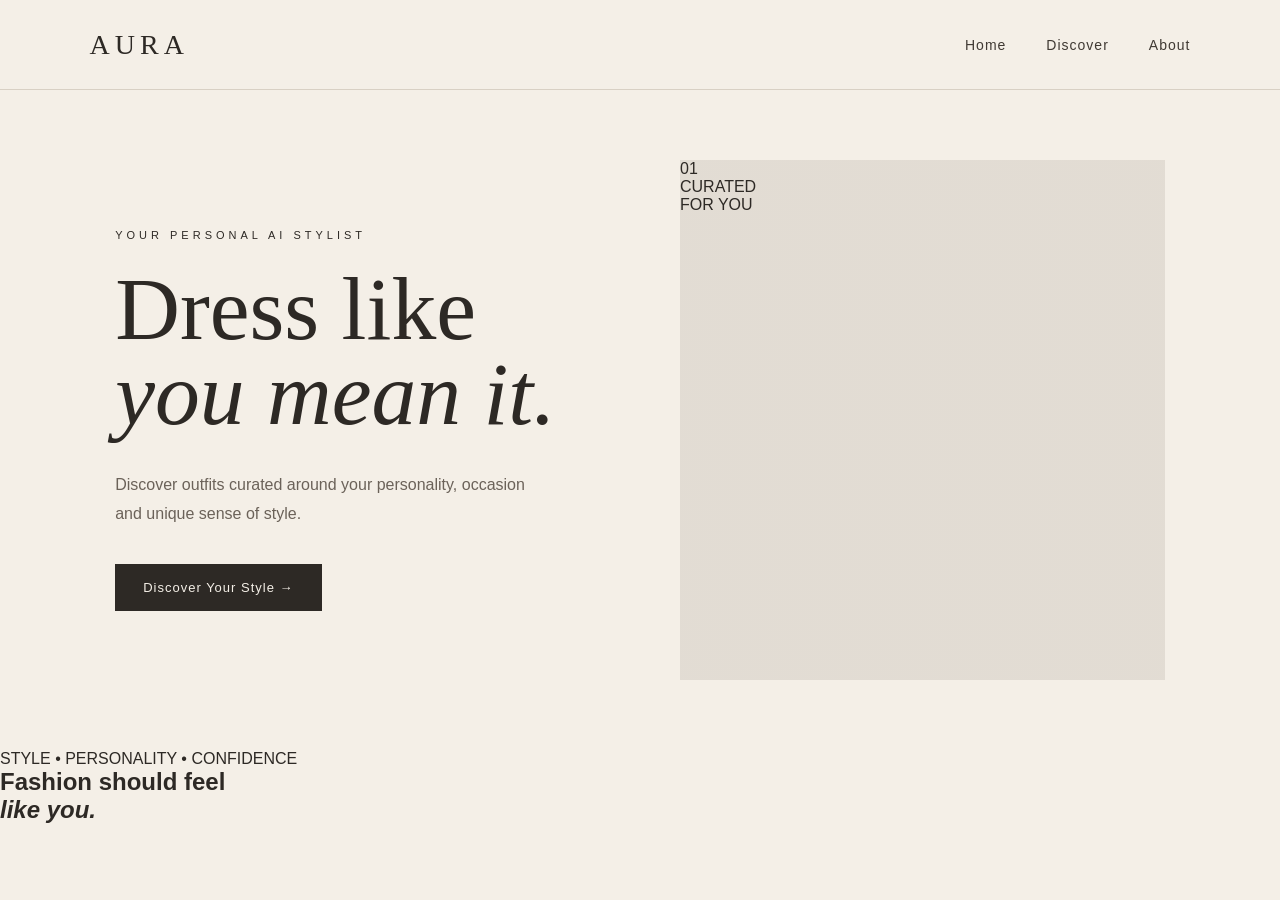
<file: index.html>
<!DOCTYPE html>
<html lang="en">
<head>
    <link rel="stylesheet" href="style.css">
    <meta charset="UTF-8">
    <meta name="viewport" content="width=device-width, initial-scale=1.0">

    <title>AI Fashion Stylist</title>

    <link rel="stylesheet" href="style.css">
</head>

<body>

    <header>
        <div class="logo">AURA</div>

        <nav>
            <a href="#">Home</a>
            <a href="#">Discover</a>
            <a href="#">About</a>
        </nav>
    </header>

    <main class="hero">

        <div class="hero-text">

            <p class="small-title">YOUR PERSONAL AI STYLIST</p>

            <h1>
                Dress like<br>
                <span>you mean it.</span>
            </h1>

            <p class="description">
                Discover outfits curated around your personality,
                occasion and unique sense of style.
            </p>

            <button onclick="startStyling()">
                Discover Your Style →
            </button>

        </div>

        <div class="hero-image">
            <div class="fashion-card">
                <span>01</span>
                <p>CURATED<br>FOR YOU</p>
            </div>
        </div>

    </main>

    <section class="intro">

        <p>STYLE • PERSONALITY • CONFIDENCE</p>

        <h2>
            Fashion should feel<br>
            <i>like you.</i>
        </h2>

    </section>

    <script src="script.js"></script>

</body>
</html>
</file>
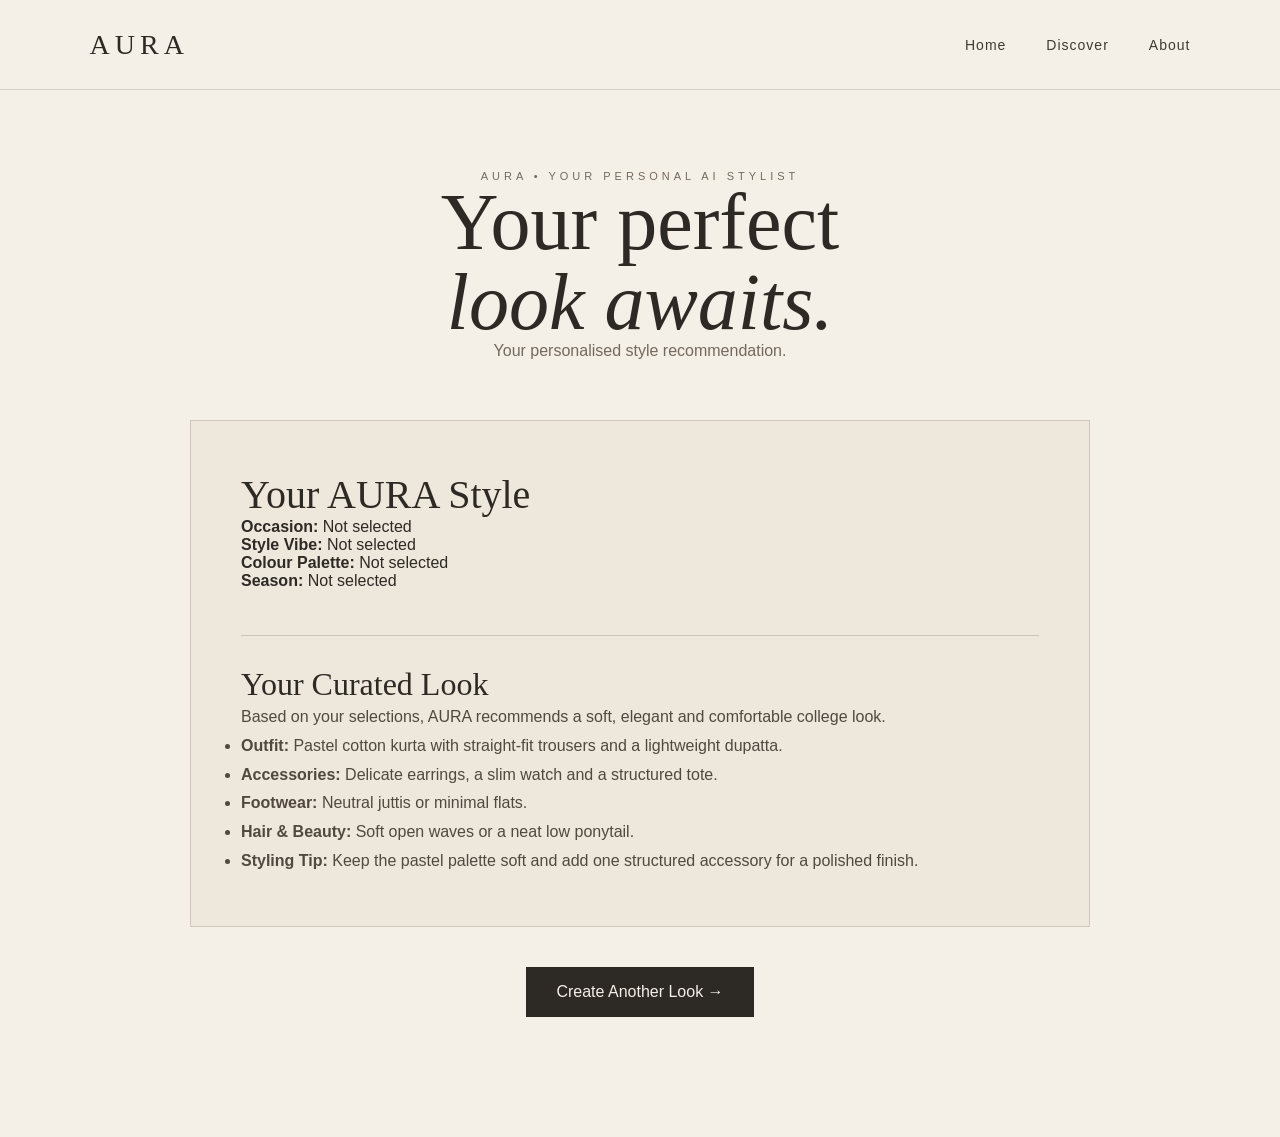
<file: result.html>
<!DOCTYPE html>
<html lang="en">

<head>
    <meta charset="UTF-8">
    <meta name="viewport" content="width=device-width, initial-scale=1.0">

    <title>Your AURA Look</title>

    <link rel="stylesheet" href="style.css">

    <style>

        .result-page {
            min-height: 100vh;
            padding: 80px 8%;
            background: #f4efe7;
        }

        .result-intro {
            text-align: center;
            margin-bottom: 60px;
        }

        .result-small-title {
            font-size: 11px;
            letter-spacing: 4px;
            color: #75695d;
        }

        .result-intro h1 {
            font-family: Georgia, serif;
            font-size: 80px;
            font-weight: normal;
            line-height: 1;
            color: #2d2925;
        }

        .result-intro h1 span {
            font-style: italic;
        }

        .result-description {
            color: #75695d;
        }

        .look-card {
            max-width: 900px;
            margin: auto;
            padding: 50px;
            background: #eee7dc;
            border: 1px solid #d1c7b9;
        }

        .look-card h2,
        .recommendation h3 {
            font-family: Georgia, serif;
            font-weight: normal;
            color: #2d2925;
        }

        .look-card h2 {
            font-size: 40px;
        }

        .recommendation {
            margin-top: 45px;
            padding-top: 30px;
            border-top: 1px solid #cfc4b5;
        }

        .recommendation h3 {
            font-size: 32px;
        }

        .recommendation p,
        .recommendation li {
            color: #51483f;
            line-height: 1.8;
        }

        .back-button {
            display: block;
            width: fit-content;
            margin: 40px auto;
            padding: 16px 30px;
            background: #2d2925;
            color: #f4efe7;
            text-decoration: none;
        }

    </style>

</head>


<body>

<header>

    <div class="logo">AURA</div>

    <nav>
        <a href="index.html">Home</a>
        <a href="styling.html">Discover</a>
        <a href="#">About</a>
    </nav>

</header>


<main class="result-page">


    <div class="result-intro">

        <p class="result-small-title">
            AURA • YOUR PERSONAL AI STYLIST
        </p>

        <h1>
            Your perfect<br>
            <span>look awaits.</span>
        </h1>

        <p class="result-description">
            Your personalised style recommendation.
        </p>

    </div>


    <div class="look-card">

        <h2>Your AURA Style</h2>


        <p>
            <strong>Occasion:</strong>
            <span id="occasion">—</span>
        </p>

        <p>
            <strong>Style Vibe:</strong>
            <span id="vibe">—</span>
        </p>

        <p>
            <strong>Colour Palette:</strong>
            <span id="colour">—</span>
        </p>

        <p>
            <strong>Season:</strong>
            <span id="season">—</span>
        </p>


        <div class="recommendation">

            <h3>Your Curated Look</h3>

            <p>
                Based on your selections, AURA recommends
                a soft, elegant and comfortable college look.
            </p>

            <ul>

                <li>
                    <strong>Outfit:</strong>
                    Pastel cotton kurta with straight-fit trousers
                    and a lightweight dupatta.
                </li>

                <li>
                    <strong>Accessories:</strong>
                    Delicate earrings, a slim watch and a structured tote.
                </li>

                <li>
                    <strong>Footwear:</strong>
                    Neutral juttis or minimal flats.
                </li>

                <li>
                    <strong>Hair & Beauty:</strong>
                    Soft open waves or a neat low ponytail.
                </li>

                <li>
                    <strong>Styling Tip:</strong>
                    Keep the pastel palette soft and add one
                    structured accessory for a polished finish.
                </li>

            </ul>

        </div>

    </div>


    <a href="styling.html" class="back-button">
        Create Another Look →
    </a>


</main>


<script>

    document.getElementById("occasion").textContent =
        localStorage.getItem("occasion") || "Not selected";

    document.getElementById("vibe").textContent =
        localStorage.getItem("vibe") || "Not selected";

    document.getElementById("colour").textContent =
        localStorage.getItem("colour") || "Not selected";

    document.getElementById("season").textContent =
        localStorage.getItem("season") || "Not selected";

</script>


</body>

</html>
</file>
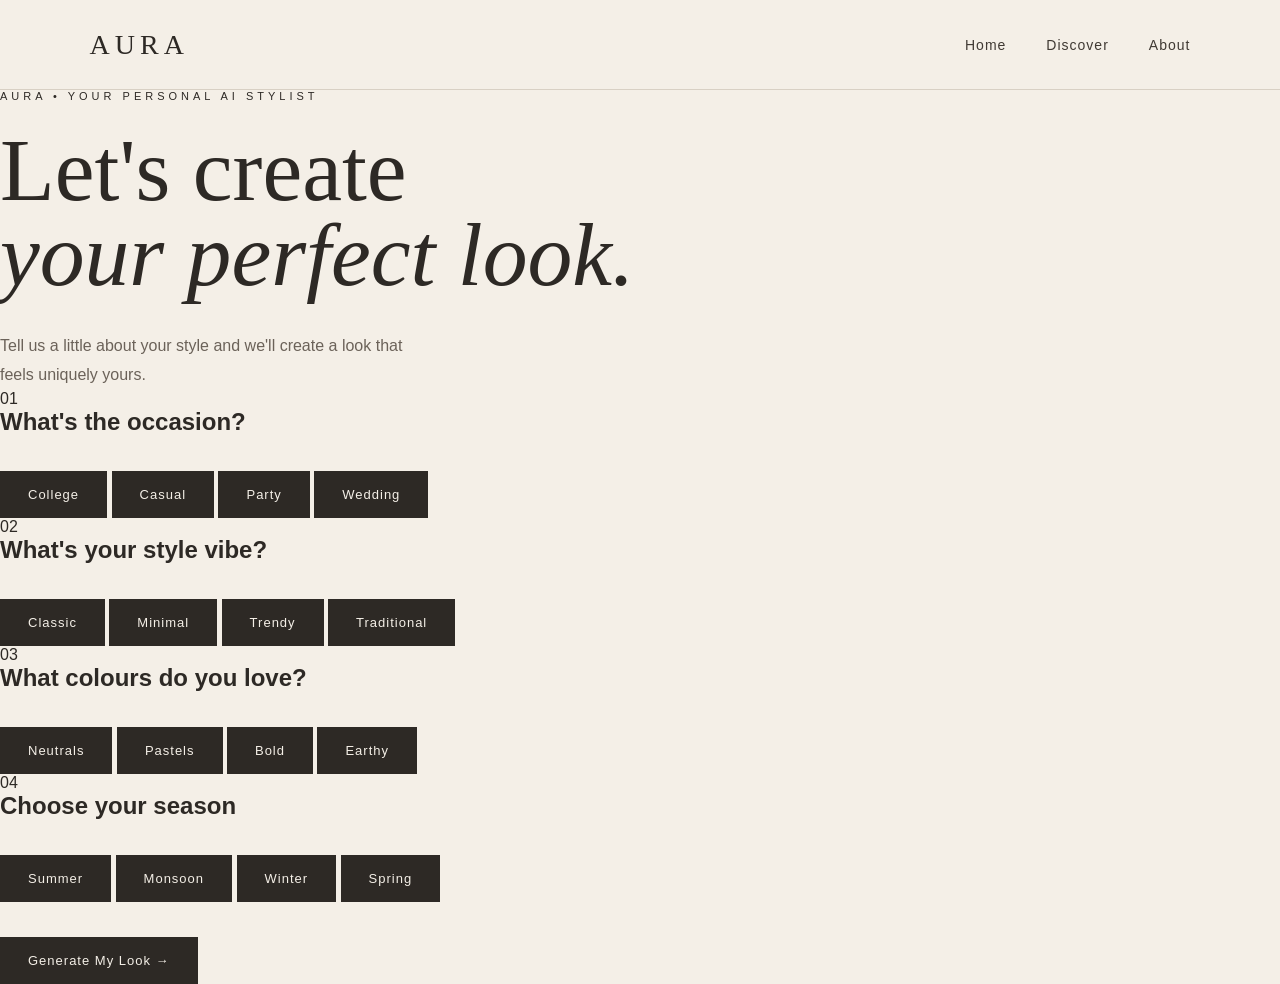
<file: styling.html>
<!DOCTYPE html>
<html lang="en">
<head>
    <meta charset="UTF-8">
    <meta name="viewport" content="width=device-width, initial-scale=1.0">

    <title>Create Your Perfect Look | AURA</title>

    <link rel="stylesheet" href="style.css">
</head>

<body>

    <header>
        <div class="logo">AURA</div>

        <nav>
            <a href="index.html">Home</a>
            <a href="styling.html">Discover</a>
            <a href="#">About</a>
        </nav>
    </header>

    <main class="styling-page">

        <div class="styling-intro">

            <p class="small-title">
                AURA • YOUR PERSONAL AI STYLIST
            </p>

            <h1>
                Let's create<br>
                <span>your perfect look.</span>
            </h1>

            <p class="description">
                Tell us a little about your style and we'll
                create a look that feels uniquely yours.
            </p>

        </div>

        <div class="style-form">

            <div class="question">
                <p class="question-number">01</p>
                <h2>What's the occasion?</h2>

                <div class="options">
                    
                </div>
            </div>
<button onclick="selectOption('occasion', 'College', this)">College</button>
<button onclick="selectOption('occasion', 'Casual', this)">Casual</button>
<button onclick="selectOption('occasion', 'Party', this)">Party</button>
<button onclick="selectOption('occasion', 'Wedding', this)">Wedding</button>
            <div class="question">
                <p class="question-number">02</p>
                <h2>What's your style vibe?</h2>

                <div class="options">
                    <button onclick="selectOption('vibe', 'Classic', this)">Classic</button>
<button onclick="selectOption('vibe', 'Minimal', this)">Minimal</button>
<button onclick="selectOption('vibe', 'Trendy', this)">Trendy</button>
<button onclick="selectOption('vibe', 'Traditional', this)">Traditional</button>
                </div>
            </div>

            <div class="question">
                <p class="question-number">03</p>
                <h2>What colours do you love?</h2>

                <div class="options">
                    <button onclick="selectOption('colour', 'Neutrals', this)">Neutrals</button>
<button onclick="selectOption('colour', 'Pastels', this)">Pastels</button>
<button onclick="selectOption('colour', 'Bold', this)">Bold</button>
<button onclick="selectOption('colour', 'Earthy', this)">Earthy</button>
                </div>
            </div>

            <div class="question">
                <p class="question-number">04</p>
                <h2>Choose your season</h2>

                <div class="options">
                    <button onclick="selectOption('season', 'Summer', this)">Summer</button>
<button onclick="selectOption('season', 'Monsoon', this)">Monsoon</button>
<button onclick="selectOption('season', 'Winter', this)">Winter</button>
<button onclick="selectOption('season', 'Spring', this)">Spring</button>
                </div>
            </div>

            <button class="generate-button" onclick="generateLook()">
                Generate My Look →
            </button>

        </div>

    </main>

    <script src="script.js"></script>

</body>
</html>
</file>
<file: style.css>
* {
    margin: 0;
    padding: 0;
    box-sizing: border-box;
}

body {
    background: #f4efe7;
    color: #2d2925;
    font-family: Arial, sans-serif;
}

header {
    height: 90px;
    display: flex;
    align-items: center;
    justify-content: space-between;
    padding: 0 7%;
    border-bottom: 1px solid #d8d0c4;
}

.logo {
    font-family: Georgia, serif;
    font-size: 28px;
    letter-spacing: 5px;
}

nav {
    display: flex;
    gap: 40px;
}

nav a {
    color: #403a34;
    text-decoration: none;
    font-size: 14px;
    letter-spacing: 1px;
}

nav a:hover {
    opacity: 0.6;
}

.hero {
    min-height: 650px;
    display: flex;
    align-items: center;
    padding: 70px 9%;
    gap: 80px;
}

.hero-text {
    width: 50%;
}

.small-title {
    font-size: 11px;
    letter-spacing: 4px;
    margin-bottom: 25px;
}

h1 {
    font-family: Georgia, serif;
    font-size: clamp(60px, 7vw, 105px);
    font-weight: normal;
    line-height: 0.95;
}

h1 span {
    font-style: italic;
}

.description {
    max-width: 430px;
    margin-top: 35px;
    line-height: 1.8;
    color: #6b6259;
    font-size: 16px;
}

button {
    margin-top: 35px;
    padding: 16px 28px;
    background: #2d2925;
    color: #f4efe7;
    border: none;
    cursor: pointer;
    letter-spacing: 1px;
    font-size: 13px;
    transition: 0.3s ease;
}

button:hover {
    background: #51483f;
}

.hero-image {
    width: 50%;
    height: 520px;

    background:
        linear-gradient(
            rgba(70, 55, 40, 0.10),
            rgba(70, 55, 40, 0.10)
        ),
        url("https://images.unsplash.com/photo-1485968579580-b6d095142e6e?auto=format&fit=crop&w=1000&q=85")
        center / cover no-repeat;

    position: relative;
}

.fashion-card {
    position
.styling-page {
    min-height: calc(100vh - 90px);
    padding: 90px 9%;
}

.styling-intro {
    max-width: 750px;
    margin-bottom: 80px;
}

.styling-intro h1 {
    font-family: Georgia, serif;
    font-size: clamp(55px, 7vw, 95px);
    font-weight: normal;
    line-height: 0.95;
}

.styling-intro h1 span {
    font-style: italic;
}

.style-form {
    max-width: 900px;
    margin: auto;
}

.question {
    padding: 45px 0;
    border-top: 1px solid #d8d0c4;
}

.question-number {
    font-family: Georgia, serif;
    font-size: 24px;
    margin-bottom: 15px;
}

.question h2 {
    font-family: Georgia, serif;
    font-size: 32px;
    font-weight: normal;
    margin-bottom: 25px;
}

.options {
    display: flex;
    flex-wrap: wrap;
    gap: 12px;
}

.options button {
    margin-top: 0;
    background: transparent;
    color: #2d2925;
    border: 1px solid #bdb3a5;
    padding: 14px 24px;
}

.options button:hover {
    background: #2d2925;
    color: #f4efe7;
}

.generate-button {
    margin-top: 50px;
    padding: 18px 35px;
    font-size: 14px;
}

@media (max-width: 768px) {

    .styling-page {
        padding: 60px 6%;
    }

    .styling-intro {
        margin-bottom: 50px;
    }

    .styling-intro h1 {
        font-size: 58px;
    }

    .question h2 {
        font-size: 27px;
    }

    .options button {
        padding: 12px 18px;
    }
}
.styling-page {
    display: block !important;
    min-height: 100vh;
    padding: 80px 9% !important;
}

.style-form {
    display: block !important;
    visibility: visible !important;
    opacity: 1 !important;
}

.question {
    display: block !important;
    visibility: visible !important;
    opacity: 1 !important;
}

.question h2,
.question-number,
.options {
    display: block !important;
    visibility: visible !important;
    opacity: 1 !important;
}
/* VINTAGE STYLING PAGE */

.styling-page {
    min-height: 100vh;
    padding: 90px 9%;
    background: #f4efe7;
}

.styling-intro {
    max-width: 850px;
    margin-bottom: 70px;
}

.styling-intro .small-title {
    font-size: 11px;
    letter-spacing: 4px;
    color: #75695d;
    margin-bottom: 25px;
}

.styling-intro h1 {
    font-family: Georgia, serif;
    font-size: clamp(55px, 7vw, 100px);
    font-weight: normal;
    line-height: 0.95;
    color: #2d2925;
}

.styling-intro h1 span {
    font-style: italic;
}

.style-form {
    max-width: 950px;
    margin: auto;
}

.question {
    padding: 45px 0;
    border-top: 1px solid #d8d0c4;
}

.question-number {
    font-family: Georgia, serif;
    font-size: 22px;
    color: #75695d;
    margin-bottom: 12px;
}

.question h2 {
    font-family: Georgia, serif;
    font-size: 32px;
    font-weight: normal;
    margin-bottom: 25px;
    color: #2d2925;
}

.options {
    display: flex;
    flex-wrap: wrap;
    gap: 12px;
}

.options button {
    margin-top: 0;
    background: transparent;
    color: #403a34;
    border: 1px solid #bdb3a5;
    padding: 14px 25px;
    transition: all 0.3s ease;
}

.options button:hover {
    background: #2d2925;
    color: #f4efe7;
}

.generate-button {
    display: block;
    margin: 55px auto 20px;
    padding: 18px 35px;
    background: #2d2925;
    color: #f4efe7;
}

.generate-button:hover {
    background: #51483f;
}

@media (max-width: 768px) {

    .styling-page {
        padding: 60px 6%;
    }

    .styling-intro h1 {
        font-size: 58px;
    }

    .question h2 {
        font-size: 27px;
    }

    .options button {
        padding: 12px 18px;
    }
}
</file>
